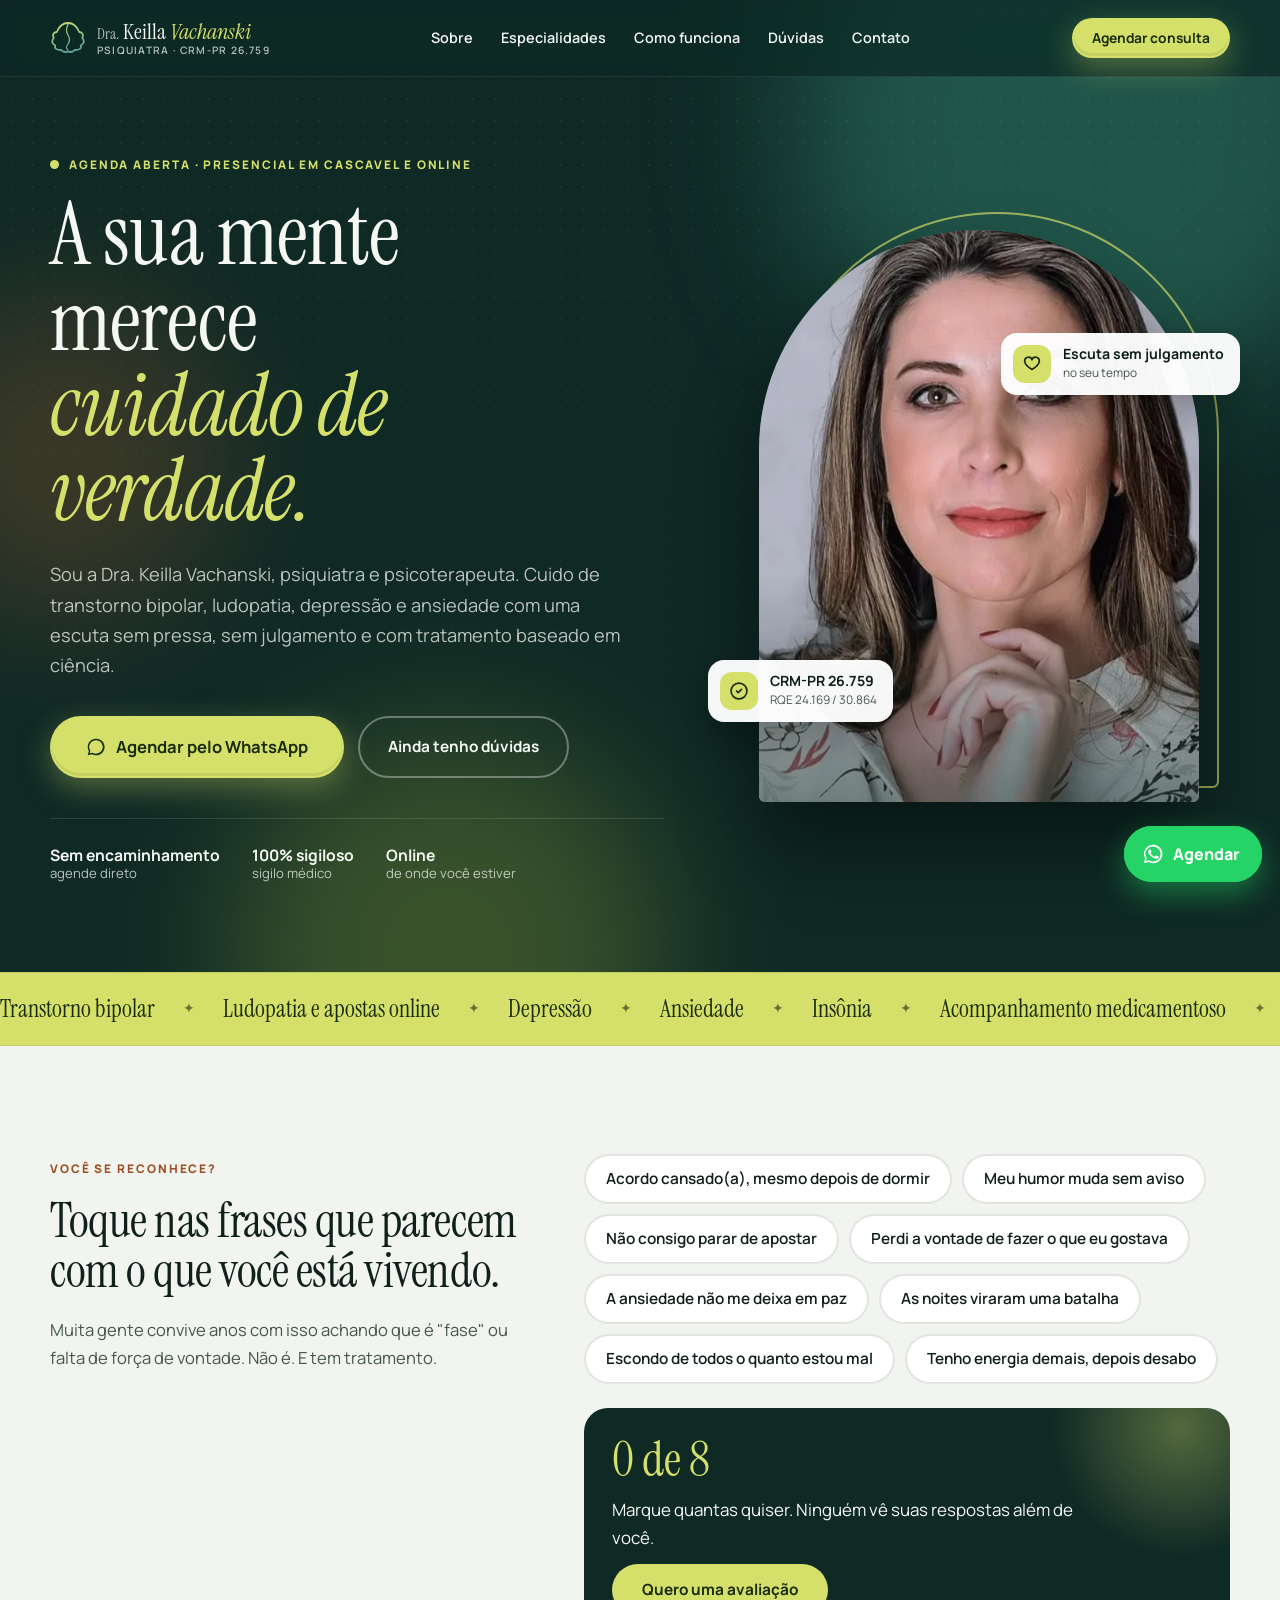
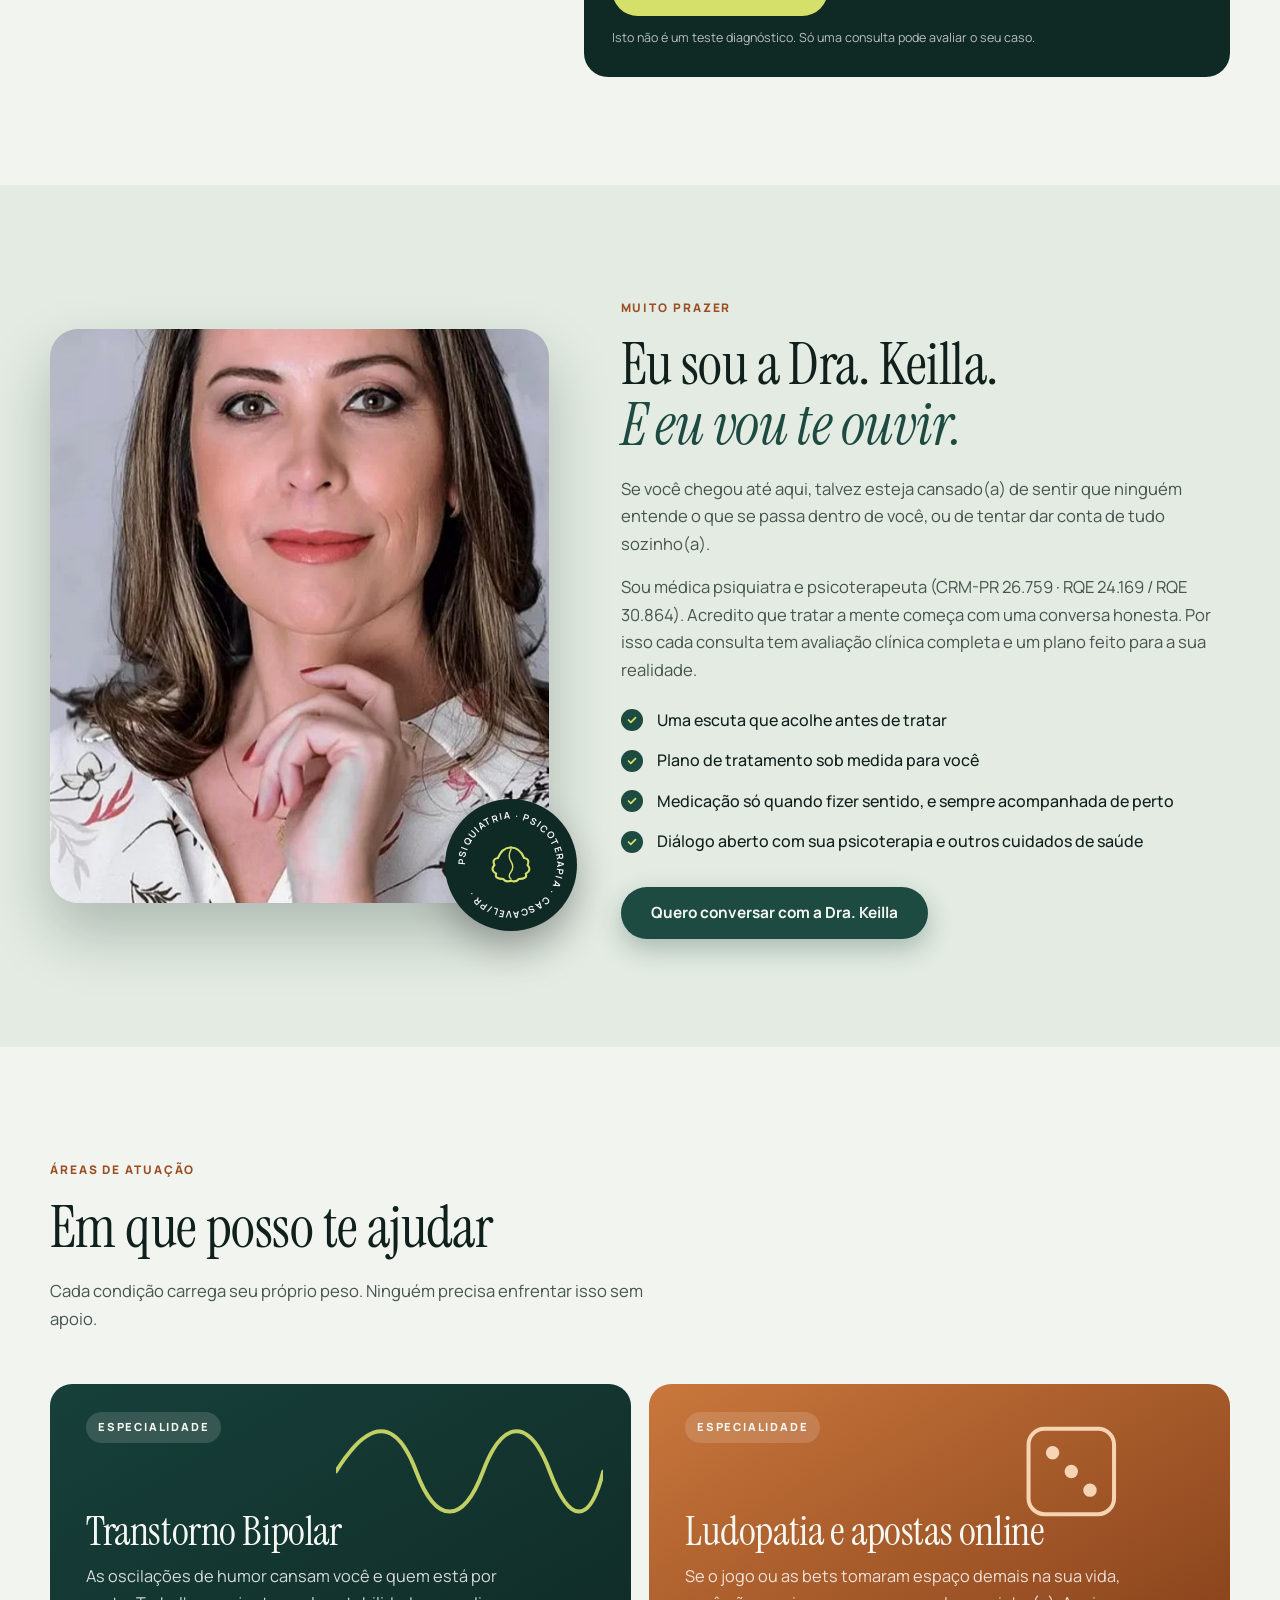
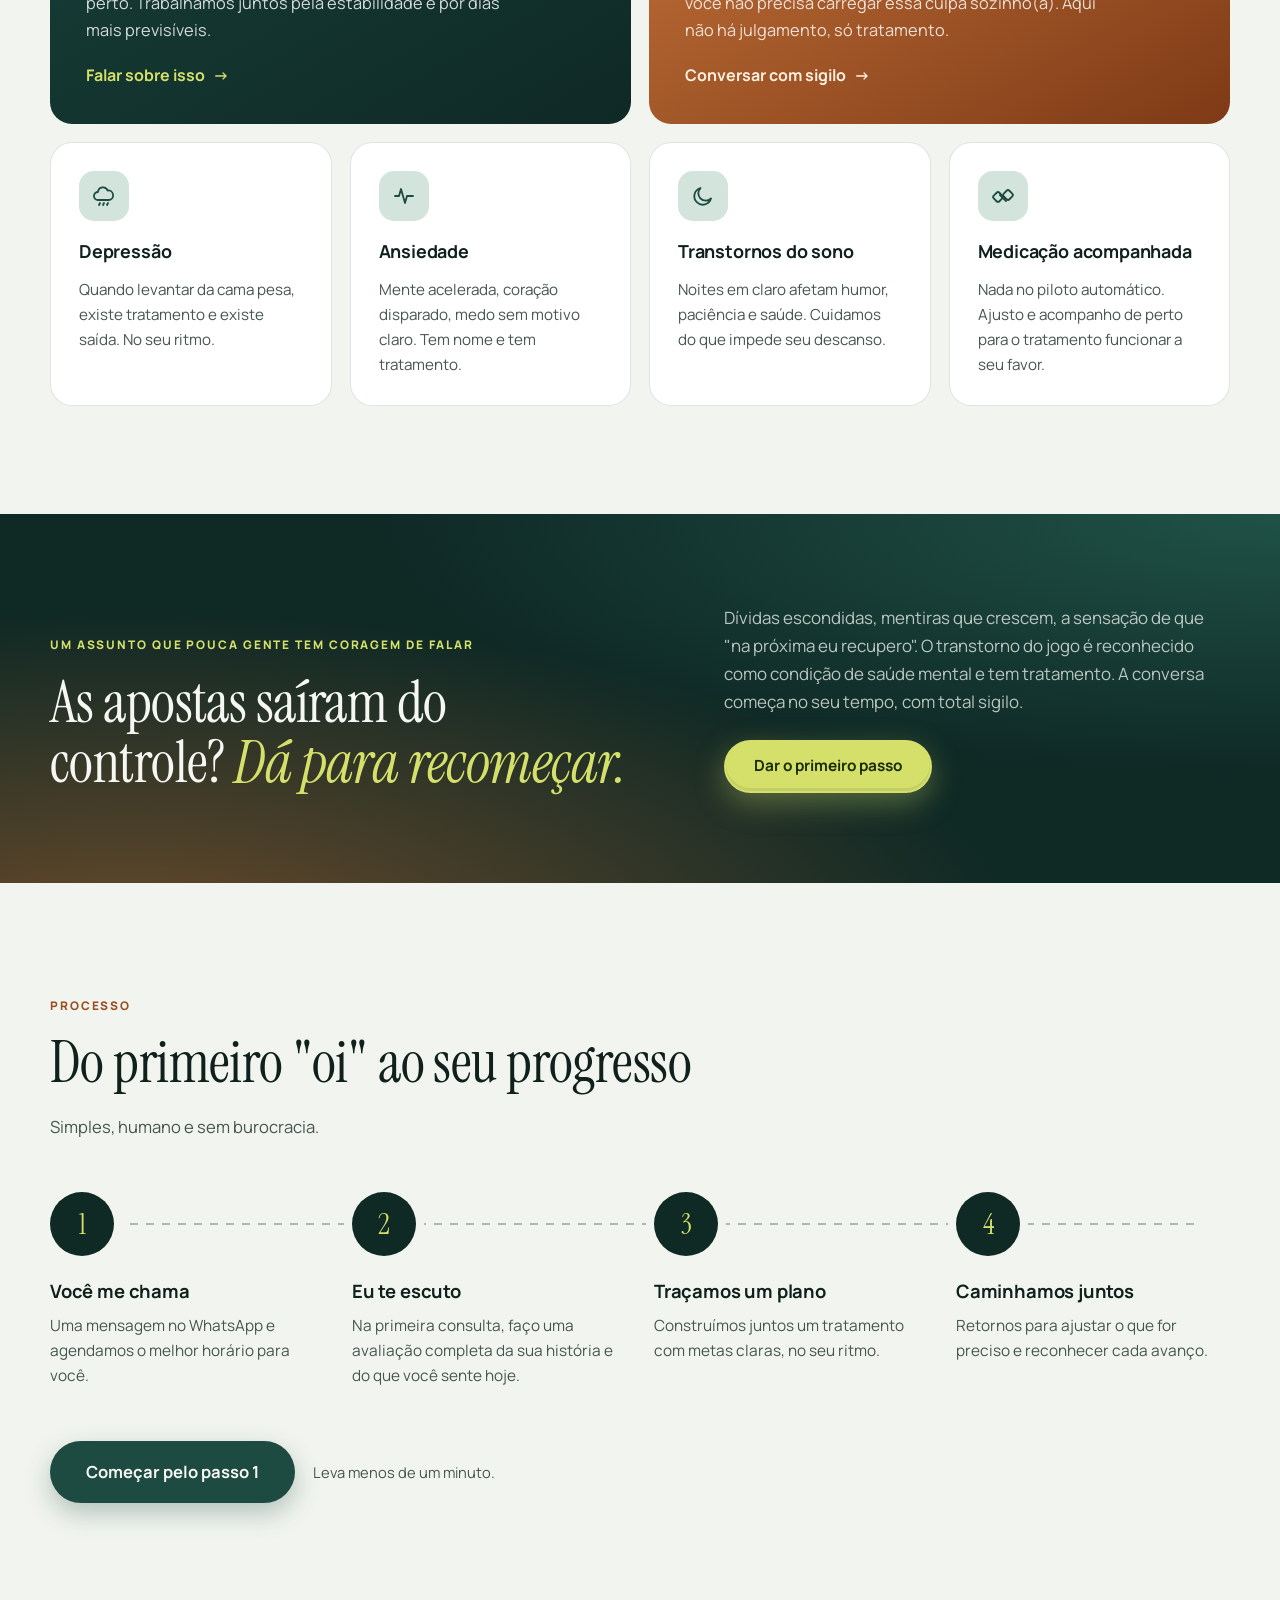
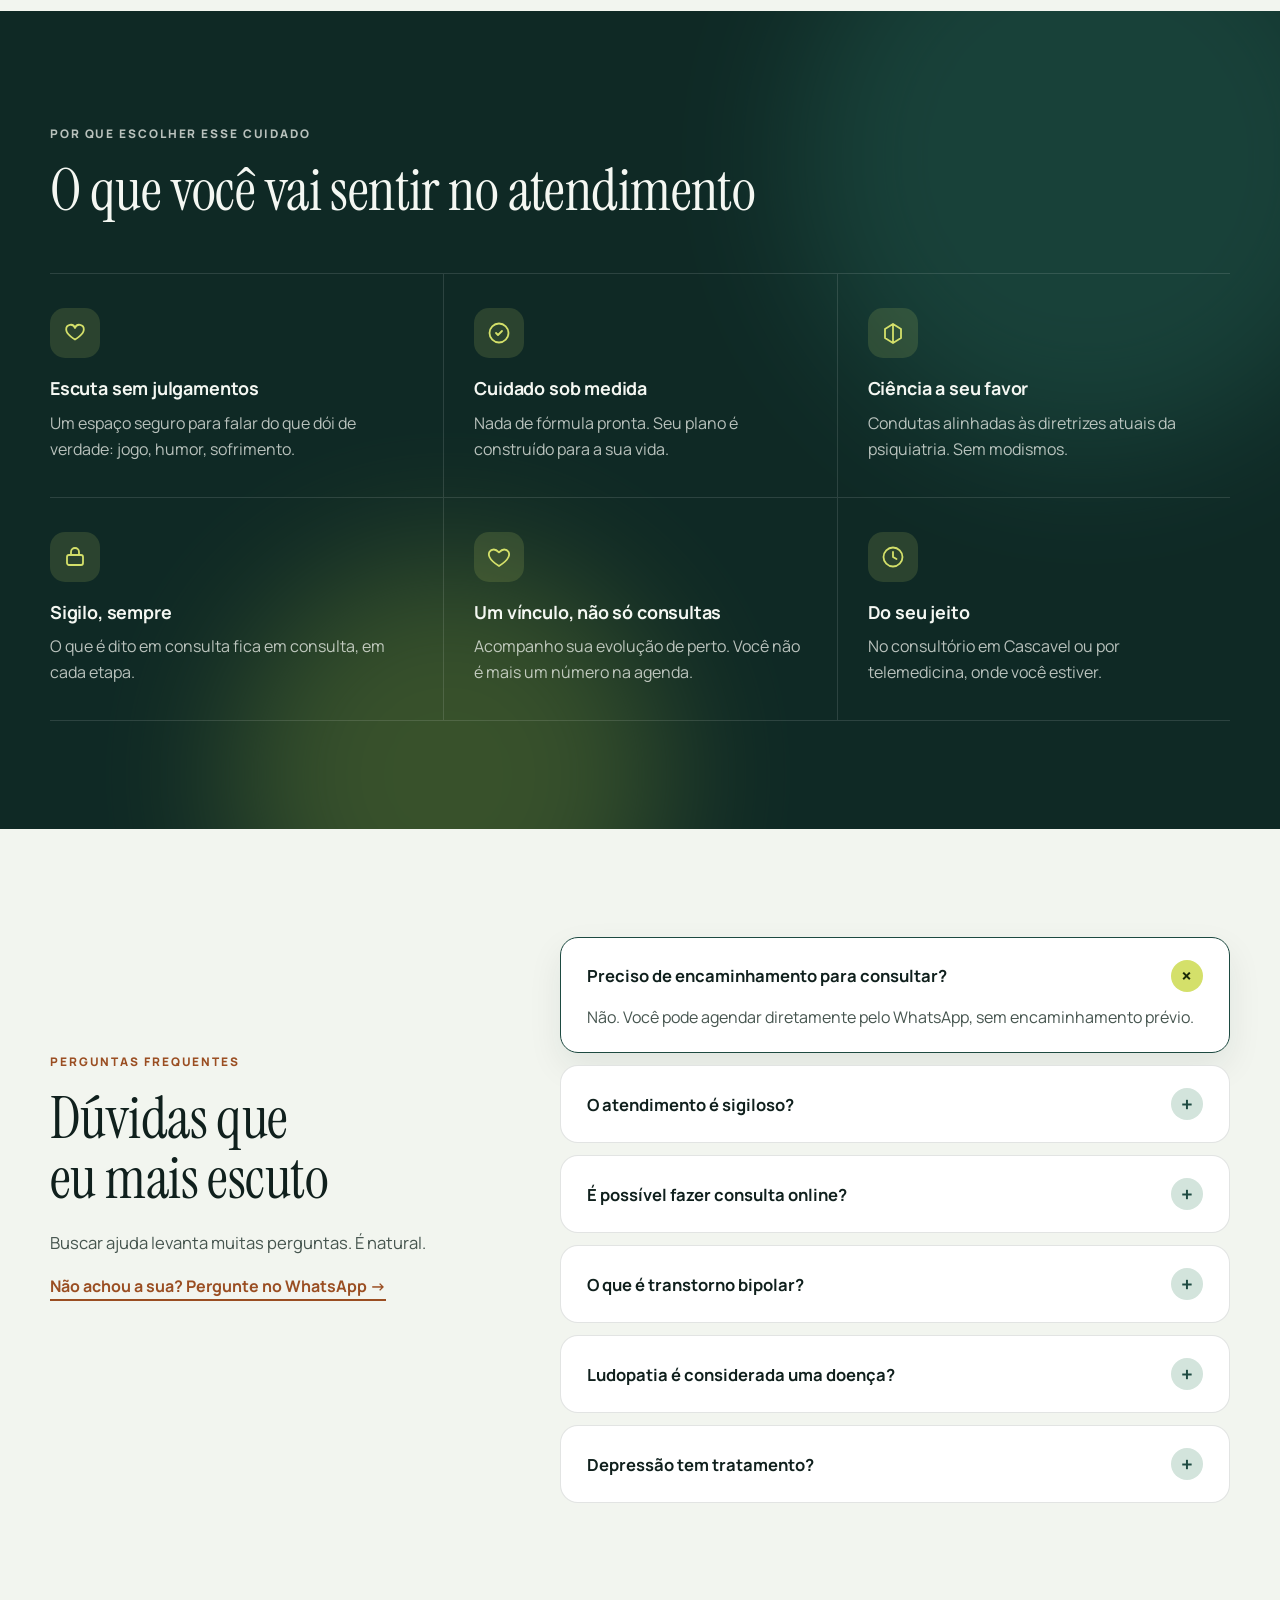
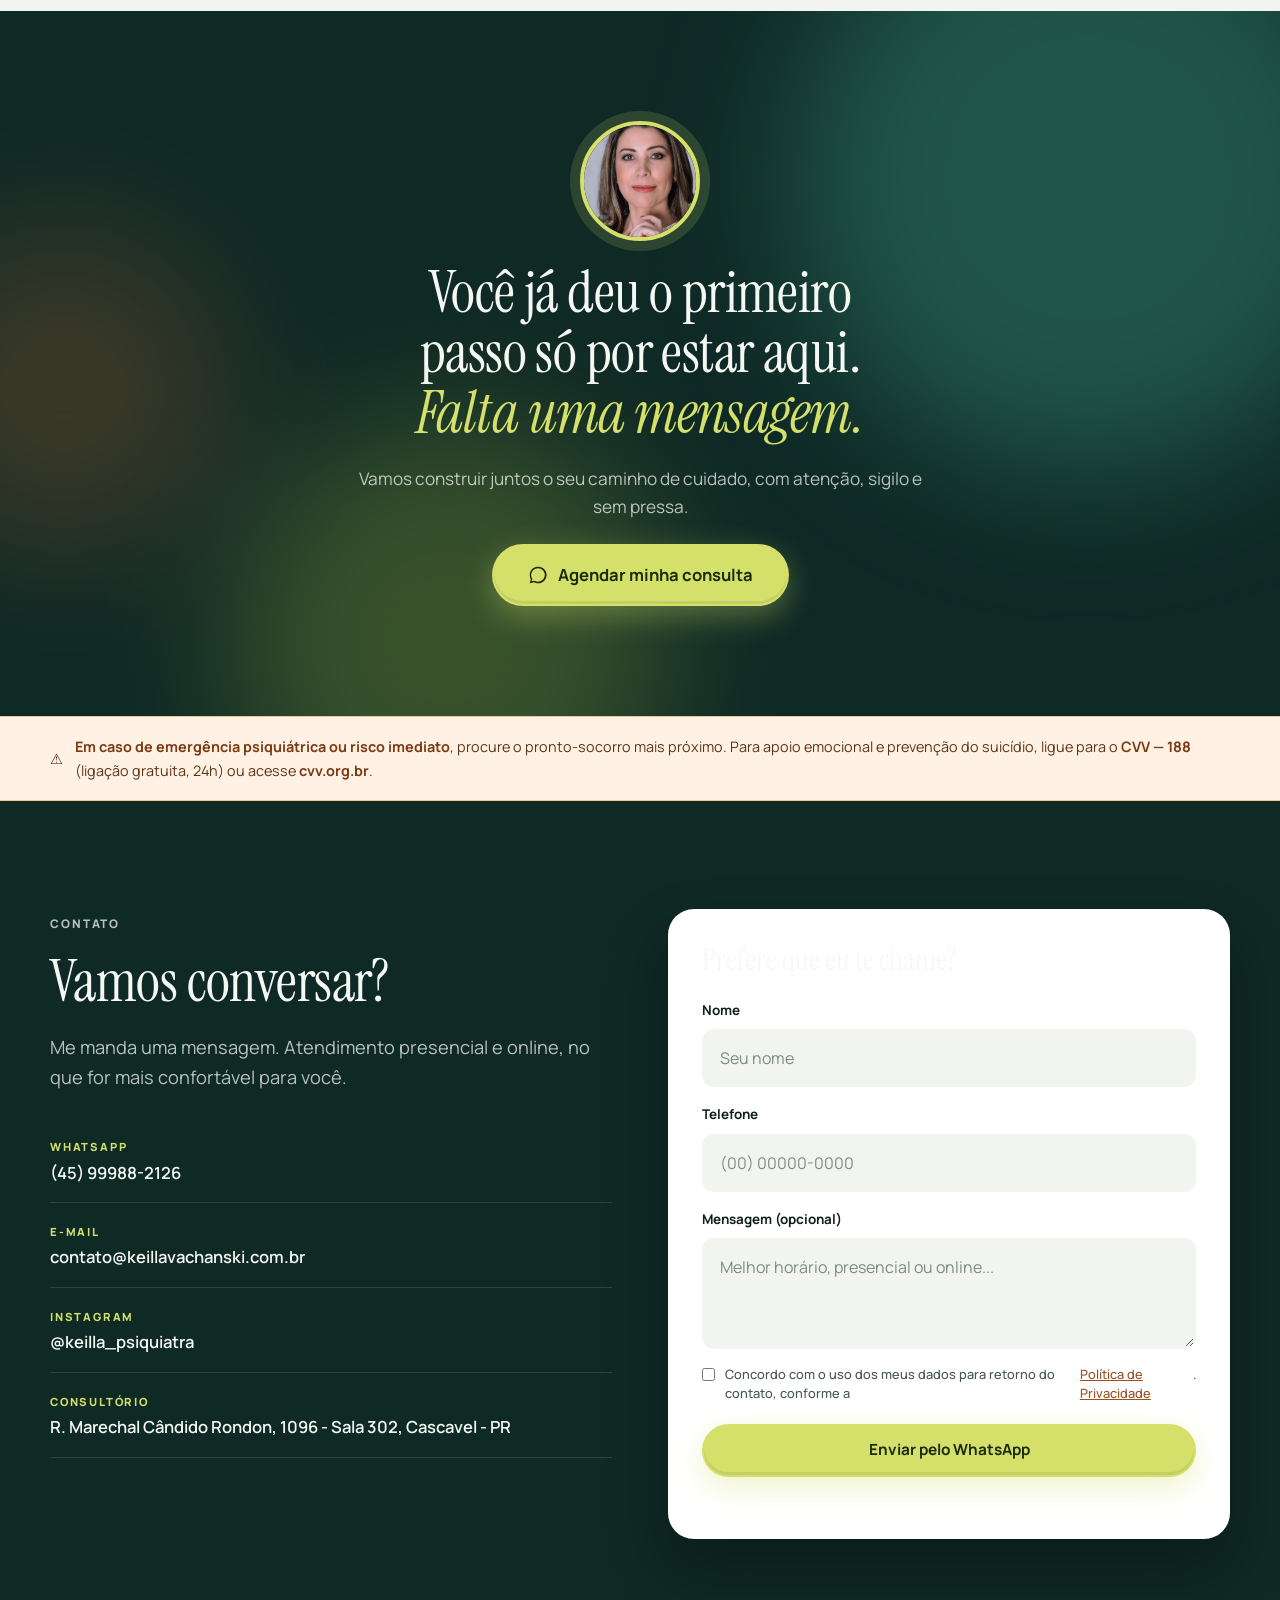
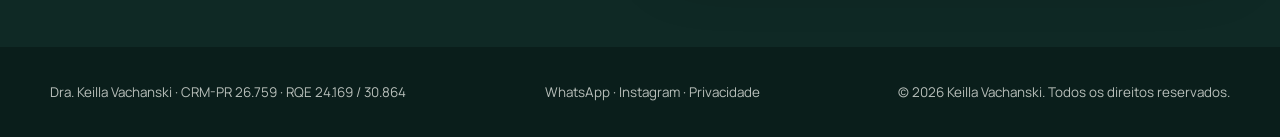
<file: index .html>
<!doctype html><html><head><meta charset=utf8><meta name=viewport content="width=device-width,initial-scale=1,viewport-fit=cover"><style>:root{color-scheme:light;box-sizing:border-box;padding-top:env(safe-area-inset-top,0px);padding-bottom:env(safe-area-inset-bottom,0px)}html{scroll-padding-top:env(safe-area-inset-top,0px)}body{margin:0;padding:0;font:14px -apple-system,BlinkMacSystemFont,sans-serif;background:#faf9f5;color:#141413}img{max-width:100%}[hidden]:not([hidden=until-found i]){display:none!important}</style></head><body>
<!DOCTYPE html>
<html lang="pt-BR">
<head>
  <meta charset="UTF-8">
  <meta name="viewport" content="width=device-width, initial-scale=1, viewport-fit=cover">
  <meta name="robots" content="noindex, nofollow">
  <title>Dra. Keilla Vachanski | Psiquiatra e Psicoterapeuta - Cascavel/PR</title>
  <meta name="description" content="Dra. Keilla Vachanski, médica psiquiatra e psicoterapeuta (CRM-PR 26.759). Atendimento especializado em transtorno bipolar, ludopatia (jogo patológico), depressão e outros transtornos mentais. Consultas presenciais e online.">
  <link rel="icon" href="data:,">
  <meta name="theme-color" content="#0F2925">
  <meta property="og:type" content="website">
  <meta property="og:locale" content="pt_BR">
  <meta property="og:site_name" content="Dra. Keilla Vachanski - Psiquiatria">
  <meta property="og:title" content="Dra. Keilla Vachanski | Psiquiatra e Psicoterapeuta">
  <meta property="og:description" content="Atendimento especializado em transtorno bipolar, ludopatia e depressão, com escuta acolhedora e tratamento baseado em evidências.">
  <script type="application/ld+json">
  {
    "@context": "https://schema.org",
    "@type": "Physician",
    "name": "Keilla Vachanski",
    "medicalSpecialty": "Psychiatry",
    "description": "Médica psiquiatra e psicoterapeuta, especialista em transtorno bipolar, ludopatia e depressão.",
    "telephone": "+55 45 99988-2126",
    "address": {
      "@type": "PostalAddress",
      "streetAddress": "R. Marechal Cândido Rondon, 1096, Sala 302",
      "addressLocality": "Cascavel",
      "addressRegion": "PR",
      "addressCountry": "BR"
    },
    "sameAs": ["https://instagram.com/keilla_psiquiatra"]
  }
  </script>
  <link rel="preconnect" href="https://fonts.googleapis.com">
  <link rel="preconnect" href="https://fonts.gstatic.com" crossorigin>
  <link href="https://fonts.googleapis.com/css2?family=Instrument+Serif:ital@0;1&family=Manrope:wght@400;500;600;700;800&display=swap" rel="stylesheet">
  <link rel="stylesheet" href="style.css">
</head>
<body>

  <header class="header">
    <div class="container header-inner">
      <a href="#inicio" class="logo" aria-label="Dra. Keilla Vachanski - início">
        <svg class="logo-icon" viewBox="0 0 48 48" fill="none" aria-hidden="true">
          <defs>
            <linearGradient id="brainGradHeader" x1="0" y1="0" x2="10" y2="44" gradientUnits="userSpaceOnUse">
              <stop offset="0" stop-color="#D4E06A"/>
              <stop offset="1" stop-color="#5FA898"/>
            </linearGradient>
          </defs>
          <path d="M24 4 Q14 4 9 16 Q2 17 5 24 Q0 30 7 34 Q5 40 15 40 Q18 44 24 42" stroke="url(#brainGradHeader)" stroke-width="2.4" stroke-linecap="round" stroke-linejoin="round"/>
          <path d="M24 4 Q34 4 39 16 Q46 17 43 24 Q48 30 41 34 Q43 40 33 40 Q30 44 24 42" stroke="url(#brainGradHeader)" stroke-width="2.4" stroke-linecap="round" stroke-linejoin="round"/>
          <path d="M24 6 Q20 14 24 20 Q28 26 24 32 Q20 37 24 40" stroke="url(#brainGradHeader)" stroke-width="1.6" stroke-linecap="round"/>
        </svg>
        <span class="logo-text"><strong><span class="logo-dra">Dra.</span> Keilla <span class="logo-sobrenome">Vachanski</span></strong><span class="logo-sub">Psiquiatra · CRM-PR 26.759</span></span>
      </a>
      <nav class="nav" aria-label="Principal">
        <a href="#sobre">Sobre</a>
        <a href="#especialidades">Especialidades</a>
        <a href="#comofunciona">Como funciona</a>
        <a href="#duvidas">Dúvidas</a>
        <a href="#contato">Contato</a>
      </nav>
      <div class="header-actions">
        <a href="#" class="btn btn-accent btn-sm js-whatsapp"><span class="d-lg">Agendar consulta</span><span class="d-sm">Agendar</span></a>
        <button type="button" class="nav-toggle" aria-label="Abrir menu" aria-expanded="false">
          <span></span><span></span><span></span>
        </button>
      </div>
    </div>
  </header>

  <main>
    <!-- HERO -->
    <section class="hero" id="inicio">
      <div class="aurora" aria-hidden="true"><i></i><i></i><i></i></div>
      <div class="container hero-grid">
        <div class="hero-copy">
          <p class="eyebrow eyebrow-lime"><span class="dot"></span> Agenda aberta · Presencial em Cascavel e online</p>
          <h1>A sua mente merece <em>cuidado de verdade.</em></h1>
          <p class="lead">Sou a Dra. Keilla Vachanski, psiquiatra e psicoterapeuta. Cuido de transtorno bipolar, ludopatia, depressão e ansiedade com uma escuta sem pressa, sem julgamento e com tratamento baseado em ciência.</p>
          <div class="hero-actions">
            <a href="#" class="btn btn-accent btn-lg js-whatsapp">
              <svg class="btn-ico" viewBox="0 0 24 24" fill="currentColor" aria-hidden="true"><path d="M12 2a10 10 0 0 0-8.6 15L2 22l5.2-1.4A10 10 0 1 0 12 2Zm0 18.2a8.1 8.1 0 0 1-4.2-1.2l-.3-.2-3.1.8.8-3-.2-.3A8.2 8.2 0 1 1 12 20.2Z"/></svg>
              Agendar pelo WhatsApp
            </a>
            <a href="#voce" class="btn btn-ghost">Ainda tenho dúvidas</a>
          </div>
          <ul class="hero-proof">
            <li><strong>Sem encaminhamento</strong><span>agende direto</span></li>
            <li><strong>100% sigiloso</strong><span>sigilo médico</span></li>
            <li><strong>Online</strong><span>de onde você estiver</span></li>
          </ul>
        </div>

        <div class="hero-media">
          <figure class="arch">
            <img src="keilla.jpg" alt="Dra. Keilla Vachanski, médica psiquiatra e psicoterapeuta" fetchpriority="high">
          </figure>
          <div class="float-card fc-1">
            <span class="fc-ico" aria-hidden="true"><svg viewBox="0 0 24 24" fill="none" stroke="currentColor" stroke-width="2" stroke-linecap="round" stroke-linejoin="round"><path d="M9 12l2 2 4-4"/><circle cx="12" cy="12" r="9.5"/></svg></span>
            <span><strong>CRM-PR 26.759</strong><small>RQE 24.169 / 30.864</small></span>
          </div>
          <div class="float-card fc-2">
            <span class="fc-ico" aria-hidden="true"><svg viewBox="0 0 24 24" fill="none" stroke="currentColor" stroke-width="2" stroke-linecap="round" stroke-linejoin="round"><path d="M20.8 8.5c0 5-8.8 10-8.8 10s-8.8-5-8.8-10a4.5 4.5 0 0 1 8.8-1.5A4.5 4.5 0 0 1 20.8 8.5Z"/></svg></span>
            <span><strong>Escuta sem julgamento</strong><small>no seu tempo</small></span>
          </div>
        </div>
      </div>
    </section>

    <!-- FAIXA ROLANTE -->
    <div class="marquee" aria-label="Áreas de atendimento">
      <div class="marquee-track">
        <span>Transtorno bipolar</span><b>✦</b><span>Ludopatia e apostas online</span><b>✦</b><span>Depressão</span><b>✦</b><span>Ansiedade</span><b>✦</b><span>Insônia</span><b>✦</b><span>Acompanhamento medicamentoso</span><b>✦</b>
        <span aria-hidden="true">Transtorno bipolar</span><b aria-hidden="true">✦</b><span aria-hidden="true">Ludopatia e apostas online</span><b aria-hidden="true">✦</b><span aria-hidden="true">Depressão</span><b aria-hidden="true">✦</b><span aria-hidden="true">Ansiedade</span><b aria-hidden="true">✦</b><span aria-hidden="true">Insônia</span><b aria-hidden="true">✦</b><span aria-hidden="true">Acompanhamento medicamentoso</span><b aria-hidden="true">✦</b>
      </div>
    </div>

    <!-- VOCÊ SE RECONHECE -->
    <section class="section" id="voce">
      <div class="container recog">
        <div class="recog-head">
          <p class="eyebrow">Você se reconhece?</p>
          <h2>Toque nas frases que parecem com o que você está vivendo.</h2>
          <p class="text">Muita gente convive anos com isso achando que é "fase" ou falta de força de vontade. Não é. E tem tratamento.</p>
        </div>
        <div class="recog-body">
          <div class="chips" role="group" aria-label="Frases para marcar">
            <button type="button" class="chip" aria-pressed="false">Acordo cansado(a), mesmo depois de dormir</button>
            <button type="button" class="chip" aria-pressed="false">Meu humor muda sem aviso</button>
            <button type="button" class="chip" aria-pressed="false">Não consigo parar de apostar</button>
            <button type="button" class="chip" aria-pressed="false">Perdi a vontade de fazer o que eu gostava</button>
            <button type="button" class="chip" aria-pressed="false">A ansiedade não me deixa em paz</button>
            <button type="button" class="chip" aria-pressed="false">As noites viraram uma batalha</button>
            <button type="button" class="chip" aria-pressed="false">Escondo de todos o quanto estou mal</button>
            <button type="button" class="chip" aria-pressed="false">Tenho energia demais, depois desabo</button>
          </div>
          <div class="recog-result" aria-live="polite">
            <p class="recog-count"><span id="recog-n">0</span> de 8</p>
            <p class="recog-msg" id="recog-msg">Marque quantas quiser. Ninguém vê suas respostas além de você.</p>
            <a href="#" class="btn btn-primary js-whatsapp" id="recog-cta">Quero uma avaliação</a>
            <p class="recog-note">Isto não é um teste diagnóstico. Só uma consulta pode avaliar o seu caso.</p>
          </div>
        </div>
      </div>
    </section>

    <!-- SOBRE -->
    <section class="section section-alt" id="sobre">
      <div class="container split">
        <div class="about-media">
          <figure class="about-photo">
            <img src="keilla.jpg" alt="" loading="lazy">
          </figure>
          <div class="about-stamp" aria-hidden="true">
            <svg viewBox="0 0 120 120"><defs><path id="circ" d="M60,60 m-46,0 a46,46 0 1,1 92,0 a46,46 0 1,1 -92,0"/></defs><text><textPath href="#circ">PSIQUIATRIA · PSICOTERAPIA · CASCAVEL/PR · </textPath></text></svg>
            <svg class="stamp-brain" viewBox="0 0 48 48" fill="none"><path d="M24 4 Q14 4 9 16 Q2 17 5 24 Q0 30 7 34 Q5 40 15 40 Q18 44 24 42" stroke="currentColor" stroke-width="2.4" stroke-linecap="round"/><path d="M24 4 Q34 4 39 16 Q46 17 43 24 Q48 30 41 34 Q43 40 33 40 Q30 44 24 42" stroke="currentColor" stroke-width="2.4" stroke-linecap="round"/><path d="M24 6 Q20 14 24 20 Q28 26 24 32 Q20 37 24 40" stroke="currentColor" stroke-width="1.6" stroke-linecap="round"/></svg>
          </div>
        </div>
        <div class="about-copy">
          <p class="eyebrow">Muito prazer</p>
          <h2>Eu sou a Dra. Keilla. <em>E eu vou te ouvir.</em></h2>
          <p class="text">Se você chegou até aqui, talvez esteja cansado(a) de sentir que ninguém entende o que se passa dentro de você, ou de tentar dar conta de tudo sozinho(a).</p>
          <p class="text">Sou médica psiquiatra e psicoterapeuta (CRM-PR 26.759 · RQE 24.169 / RQE 30.864). Acredito que tratar a mente começa com uma conversa honesta. Por isso cada consulta tem avaliação clínica completa e um plano feito para a sua realidade.</p>
          <ul class="checklist">
            <li>Uma escuta que acolhe antes de tratar</li>
            <li>Plano de tratamento sob medida para você</li>
            <li>Medicação só quando fizer sentido, e sempre acompanhada de perto</li>
            <li>Diálogo aberto com sua psicoterapia e outros cuidados de saúde</li>
          </ul>
          <a href="#" class="btn btn-primary js-whatsapp">Quero conversar com a Dra. Keilla</a>
        </div>
      </div>
    </section>

    <!-- ESPECIALIDADES -->
    <section class="section" id="especialidades">
      <div class="container">
        <div class="section-head">
          <p class="eyebrow">Áreas de atuação</p>
          <h2>Em que posso te ajudar</h2>
          <p class="text section-intro">Cada condição carrega seu próprio peso. Ninguém precisa enfrentar isso sem apoio.</p>
        </div>
        <div class="bento">
          <article class="tile tile-feature tile-deep">
            <span class="tile-tag">Especialidade</span>
            <svg class="tile-art" viewBox="0 0 200 80" fill="none" aria-hidden="true"><path d="M0 40 C 25 0, 45 0, 60 40 S 95 80, 110 40 S 145 0, 160 40 S 190 80, 200 40" stroke="currentColor" stroke-width="3" stroke-linecap="round"/></svg>
            <h3>Transtorno Bipolar</h3>
            <p>As oscilações de humor cansam você e quem está por perto. Trabalhamos juntos pela estabilidade e por dias mais previsíveis.</p>
            <a href="#" class="tile-link js-whatsapp">Falar sobre isso <span aria-hidden="true">→</span></a>
          </article>
          <article class="tile tile-feature tile-copper">
            <span class="tile-tag">Especialidade</span>
            <svg class="tile-art" viewBox="0 0 200 80" fill="none" aria-hidden="true"><rect x="70" y="8" width="64" height="64" rx="12" stroke="currentColor" stroke-width="3"/><circle cx="88" cy="26" r="5" fill="currentColor"/><circle cx="102" cy="40" r="5" fill="currentColor"/><circle cx="116" cy="54" r="5" fill="currentColor"/></svg>
            <h3>Ludopatia e apostas online</h3>
            <p>Se o jogo ou as bets tomaram espaço demais na sua vida, você não precisa carregar essa culpa sozinho(a). Aqui não há julgamento, só tratamento.</p>
            <a href="#" class="tile-link js-whatsapp">Conversar com sigilo <span aria-hidden="true">→</span></a>
          </article>
          <article class="tile">
            <span class="card-icon" aria-hidden="true"><svg viewBox="0 0 24 24" fill="none" stroke-width="1.8" stroke-linecap="round" stroke-linejoin="round"><path d="M6 16a4 4 0 0 1 0-8 5 5 0 0 1 9.6-1.5A4.5 4.5 0 0 1 17 16H6Z"/><path d="M8 19l-1 2M12 19l-1 2M16 19l-1 2"/></svg></span>
            <h3>Depressão</h3>
            <p>Quando levantar da cama pesa, existe tratamento e existe saída. No seu ritmo.</p>
          </article>
          <article class="tile">
            <span class="card-icon" aria-hidden="true"><svg viewBox="0 0 24 24" fill="none" stroke-width="1.8" stroke-linecap="round" stroke-linejoin="round"><path d="M3 12h4l2-7 4 14 2-7h6"/></svg></span>
            <h3>Ansiedade</h3>
            <p>Mente acelerada, coração disparado, medo sem motivo claro. Tem nome e tem tratamento.</p>
          </article>
          <article class="tile">
            <span class="card-icon" aria-hidden="true"><svg viewBox="0 0 24 24" fill="none" stroke-width="1.8" stroke-linecap="round" stroke-linejoin="round"><path d="M20 14.5A8.5 8.5 0 1 1 9.5 4a7 7 0 0 0 10.5 10.5Z"/></svg></span>
            <h3>Transtornos do sono</h3>
            <p>Noites em claro afetam humor, paciência e saúde. Cuidamos do que impede seu descanso.</p>
          </article>
          <article class="tile">
            <span class="card-icon" aria-hidden="true"><svg viewBox="0 0 24 24" fill="none" stroke-width="1.8" stroke-linecap="round" stroke-linejoin="round"><rect x="3" y="9" width="8" height="8" rx="2" transform="rotate(-45 7 13)"/><path d="M9 11l6 6"/><rect x="13" y="7" width="8" height="8" rx="2" transform="rotate(-45 17 11)"/></svg></span>
            <h3>Medicação acompanhada</h3>
            <p>Nada no piloto automático. Ajusto e acompanho de perto para o tratamento funcionar a seu favor.</p>
          </article>
        </div>
      </div>
    </section>

    <!-- FAIXA LUDOPATIA -->
    <section class="band">
      <div class="container band-inner">
        <div>
          <p class="eyebrow eyebrow-lime">Um assunto que pouca gente tem coragem de falar</p>
          <h2>As apostas saíram do controle? <em>Dá para recomeçar.</em></h2>
        </div>
        <div class="band-side">
          <p>Dívidas escondidas, mentiras que crescem, a sensação de que "na próxima eu recupero". O transtorno do jogo é reconhecido como condição de saúde mental e tem tratamento. A conversa começa no seu tempo, com total sigilo.</p>
          <a href="#" class="btn btn-accent js-whatsapp">Dar o primeiro passo</a>
        </div>
      </div>
    </section>

    <!-- COMO FUNCIONA -->
    <section class="section" id="comofunciona">
      <div class="container">
        <div class="section-head">
          <p class="eyebrow">Processo</p>
          <h2>Do primeiro "oi" ao seu progresso</h2>
          <p class="text section-intro">Simples, humano e sem burocracia.</p>
        </div>
        <ol class="steps">
          <li><span>1</span><h3>Você me chama</h3><p>Uma mensagem no WhatsApp e agendamos o melhor horário para você.</p></li>
          <li><span>2</span><h3>Eu te escuto</h3><p>Na primeira consulta, faço uma avaliação completa da sua história e do que você sente hoje.</p></li>
          <li><span>3</span><h3>Traçamos um plano</h3><p>Construímos juntos um tratamento com metas claras, no seu ritmo.</p></li>
          <li><span>4</span><h3>Caminhamos juntos</h3><p>Retornos para ajustar o que for preciso e reconhecer cada avanço.</p></li>
        </ol>
        <div class="steps-cta">
          <a href="#" class="btn btn-primary btn-lg js-whatsapp">Começar pelo passo 1</a>
          <span>Leva menos de um minuto.</span>
        </div>
      </div>
    </section>

    <!-- DIFERENCIAIS -->
    <section class="section section-dark" id="diferenciais">
      <div class="aurora aurora-soft" aria-hidden="true"><i></i><i></i></div>
      <div class="container">
        <div class="section-head">
          <p class="eyebrow eyebrow-lime">Por que escolher esse cuidado</p>
          <h2>O que você vai sentir no atendimento</h2>
        </div>
        <div class="feel">
          <article><span class="card-icon" aria-hidden="true"><svg viewBox="0 0 24 24" fill="none" stroke-width="1.8" stroke-linecap="round" stroke-linejoin="round"><path d="M20.8 8.5c0 5-8.8 10-8.8 10s-8.8-5-8.8-10a4.5 4.5 0 0 1 8.8-1.5A4.5 4.5 0 0 1 20.8 8.5Z"/></svg></span><h3>Escuta sem julgamentos</h3><p>Um espaço seguro para falar do que dói de verdade: jogo, humor, sofrimento.</p></article>
          <article><span class="card-icon" aria-hidden="true"><svg viewBox="0 0 24 24" fill="none" stroke-width="1.8" stroke-linecap="round" stroke-linejoin="round"><path d="M9 12l2 2 4-4"/><circle cx="12" cy="12" r="9.5"/></svg></span><h3>Cuidado sob medida</h3><p>Nada de fórmula pronta. Seu plano é construído para a sua vida.</p></article>
          <article><span class="card-icon" aria-hidden="true"><svg viewBox="0 0 24 24" fill="none" stroke-width="1.8" stroke-linecap="round" stroke-linejoin="round"><path d="M12 3v18M4 8l8-5 8 5M4 8v9l8 5 8-5V8"/></svg></span><h3>Ciência a seu favor</h3><p>Condutas alinhadas às diretrizes atuais da psiquiatria. Sem modismos.</p></article>
          <article><span class="card-icon" aria-hidden="true"><svg viewBox="0 0 24 24" fill="none" stroke-width="1.8" stroke-linecap="round" stroke-linejoin="round"><rect x="4" y="10" width="16" height="10" rx="2"/><path d="M8 10V7a4 4 0 0 1 8 0v3"/></svg></span><h3>Sigilo, sempre</h3><p>O que é dito em consulta fica em consulta, em cada etapa.</p></article>
          <article><span class="card-icon" aria-hidden="true"><svg viewBox="0 0 24 24" fill="none" stroke-width="1.8" stroke-linecap="round" stroke-linejoin="round"><path d="M12 21s-7.5-4.6-9.5-9C.7 8 3 4.5 6.8 4.5c2 0 3.4 1 5.2 2.9 1.8-1.9 3.2-2.9 5.2-2.9C20.9 4.5 23.3 8 21.5 12c-2 4.4-9.5 9-9.5 9Z"/></svg></span><h3>Um vínculo, não só consultas</h3><p>Acompanho sua evolução de perto. Você não é mais um número na agenda.</p></article>
          <article><span class="card-icon" aria-hidden="true"><svg viewBox="0 0 24 24" fill="none" stroke-width="1.8" stroke-linecap="round" stroke-linejoin="round"><circle cx="12" cy="12" r="9.5"/><path d="M12 7v5l3.5 2"/></svg></span><h3>Do seu jeito</h3><p>No consultório em Cascavel ou por telemedicina, onde você estiver.</p></article>
        </div>
      </div>
    </section>

    <!-- Depoimentos: ativar somente com depoimentos REAIS e autorização expressa do paciente
    <section class="section" id="depoimentos">
      <div class="container">
        <h2>O que dizem os pacientes</h2>
        <div class="bento">
          <blockquote class="tile">"[Depoimento real, com autorização]"<cite>— [Iniciais ou nome autorizado]</cite></blockquote>
        </div>
      </div>
    </section>
    -->

    <!-- FAQ -->
    <section class="section" id="duvidas">
      <div class="container faq-wrap">
        <div class="section-head">
          <p class="eyebrow">Perguntas frequentes</p>
          <h2>Dúvidas que eu mais escuto</h2>
          <p class="text">Buscar ajuda levanta muitas perguntas. É natural.</p>
          <a href="#" class="link-accent js-whatsapp">Não achou a sua? Pergunte no WhatsApp →</a>
        </div>
        <div class="faq">
          <details open>
            <summary>Preciso de encaminhamento para consultar?</summary>
            <p>Não. Você pode agendar diretamente pelo WhatsApp, sem encaminhamento prévio.</p>
          </details>
          <details>
            <summary>O atendimento é sigiloso?</summary>
            <p>Sim. Todo o atendimento segue o sigilo médico e a ética profissional, com total confidencialidade.</p>
          </details>
          <details>
            <summary>É possível fazer consulta online?</summary>
            <p>Sim. São oferecidas consultas presenciais em Cascavel e por telemedicina, conforme sua preferência.</p>
          </details>
          <details>
            <summary>O que é transtorno bipolar?</summary>
            <p>É um transtorno de humor com episódios de alterações significativas de energia e humor, que podem incluir fases de euforia (mania ou hipomania) e fases depressivas. O acompanhamento psiquiátrico contínuo é essencial para a estabilidade.</p>
          </details>
          <details>
            <summary>Ludopatia é considerada uma doença?</summary>
            <p>Sim. O transtorno do jogo (ludopatia) é reconhecido como transtorno mental e pode ser tratado com acompanhamento psiquiátrico e, quando indicado, psicoterapia.</p>
          </details>
          <details>
            <summary>Depressão tem tratamento?</summary>
            <p>Sim. O plano pode incluir acompanhamento medicamentoso, psicoterapia e mudanças de hábitos, sempre definidos de forma individualizada.</p>
          </details>
        </div>
      </div>
    </section>

    <!-- CTA FINAL -->
    <section class="cta-final">
      <div class="aurora" aria-hidden="true"><i></i><i></i><i></i></div>
      <div class="container cta-inner">
        <img class="cta-face" src="keilla.jpg" alt="" loading="lazy">
        <h2>Você já deu o primeiro passo só por estar aqui. <em>Falta uma mensagem.</em></h2>
        <p>Vamos construir juntos o seu caminho de cuidado, com atenção, sigilo e sem pressa.</p>
        <a href="#" class="btn btn-accent btn-lg js-whatsapp">
          <svg class="btn-ico" viewBox="0 0 24 24" fill="currentColor" aria-hidden="true"><path d="M12 2a10 10 0 0 0-8.6 15L2 22l5.2-1.4A10 10 0 1 0 12 2Zm0 18.2a8.1 8.1 0 0 1-4.2-1.2l-.3-.2-3.1.8.8-3-.2-.3A8.2 8.2 0 1 1 12 20.2Z"/></svg>
          Agendar minha consulta
        </a>
      </div>
    </section>

    <section class="aviso">
      <div class="container">
        <span aria-hidden="true">⚠</span>
        <span><strong>Em caso de emergência psiquiátrica ou risco imediato</strong>, procure o pronto-socorro mais próximo. Para apoio emocional e prevenção do suicídio, ligue para o <strong>CVV — 188</strong> (ligação gratuita, 24h) ou acesse <strong>cvv.org.br</strong>.</span>
      </div>
    </section>

    <!-- CONTATO -->
    <section class="section section-dark" id="contato">
      <div class="container contact">
        <div>
          <p class="eyebrow eyebrow-lime">Contato</p>
          <h2>Vamos conversar?</h2>
          <p class="lead">Me manda uma mensagem. Atendimento presencial e online, no que for mais confortável para você.</p>
          <div class="contact-list">
            <a href="#" class="js-whatsapp"><span class="ci">WhatsApp</span>(45) 99988-2126</a>
            <a href="mailto:contato@keillavachanski.com.br"><span class="ci">E-mail</span>contato@keillavachanski.com.br</a>
            <a href="https://instagram.com/keilla_psiquiatra" target="_blank" rel="noopener"><span class="ci">Instagram</span>@keilla_psiquiatra</a>
            <a href="https://maps.google.com/?q=R.+Marechal+C%C3%A2ndido+Rondon,+1096,+Cascavel+-+PR" target="_blank" rel="noopener"><span class="ci">Consultório</span>R. Marechal Cândido Rondon, 1096 - Sala 302, Cascavel - PR</a>
          </div>
        </div>
        <form class="form" id="form-contato" novalidate>
          <p class="form-title">Prefere que eu te chame?</p>
          <label for="nome">Nome</label>
          <input id="nome" name="nome" type="text" autocomplete="name" required placeholder="Seu nome">
          <label for="tel">Telefone</label>
          <input id="tel" name="telefone" type="tel" autocomplete="tel" required placeholder="(00) 00000-0000">
          <label for="msg">Mensagem (opcional)</label>
          <textarea id="msg" name="mensagem" rows="3" placeholder="Melhor horário, presencial ou online..."></textarea>
          <input type="text" name="site" id="site" tabindex="-1" autocomplete="off" aria-hidden="true" class="isca">
          <label class="aceite"><input type="checkbox" name="aceite" id="aceite" required> Concordo com o uso dos meus dados para retorno do contato, conforme a <a href="privacidade.html" target="_blank" rel="noopener">Política de Privacidade</a>.</label>
          <button type="submit" class="btn btn-accent">Enviar pelo WhatsApp</button>
          <p class="form-status" role="status" aria-live="polite"></p>
        </form>
      </div>
    </section>
  </main>

  <footer class="footer">
    <div class="container footer-inner">
      <span>Dra. Keilla Vachanski · CRM-PR 26.759 · RQE 24.169 / 30.864</span>
      <span><a href="#" class="js-whatsapp">WhatsApp</a> · <a href="https://instagram.com/keilla_psiquiatra" target="_blank" rel="noopener">Instagram</a> · <a href="privacidade.html">Privacidade</a></span>
      <span>© <span id="ano"></span> Keilla Vachanski. Todos os direitos reservados.</span>
    </div>
  </footer>

  <a href="#" class="whats js-whatsapp" aria-label="Falar no WhatsApp">
    <svg viewBox="0 0 24 24" fill="currentColor" aria-hidden="true"><path d="M17.5 14.4c-.3-.1-1.7-.8-1.9-.9-.3-.1-.5-.1-.6.1-.2.3-.7.9-.9 1.1-.2.2-.3.2-.6.1-.3-.1-1.2-.4-2.3-1.4-.9-.8-1.4-1.7-1.6-2-.2-.3 0-.5.1-.6.1-.1.3-.3.4-.5.1-.1.2-.3.2-.4.1-.2 0-.3 0-.5-.1-.1-.6-1.5-.8-2-.2-.5-.4-.4-.6-.4h-.5c-.2 0-.5.1-.7.3-.2.3-.9.9-.9 2.2s1 2.6 1.1 2.7c.1.2 2 3 4.8 4.2.7.3 1.2.5 1.6.6.7.2 1.3.2 1.8.1.5-.1 1.7-.7 1.9-1.3.2-.7.2-1.2.2-1.3-.1-.1-.3-.2-.6-.3z"/><path d="M12 2a10 10 0 0 0-8.6 15L2 22l5.2-1.4A10 10 0 1 0 12 2Zm0 18.2a8.1 8.1 0 0 1-4.2-1.2l-.3-.2-3.1.8.8-3-.2-.3A8.2 8.2 0 1 1 12 20.2Z"/></svg>
    <span class="whats-label">Agendar</span>
  </a>

  <script src="main.js"></script>
</body>
</html>

</body></html>
</file>
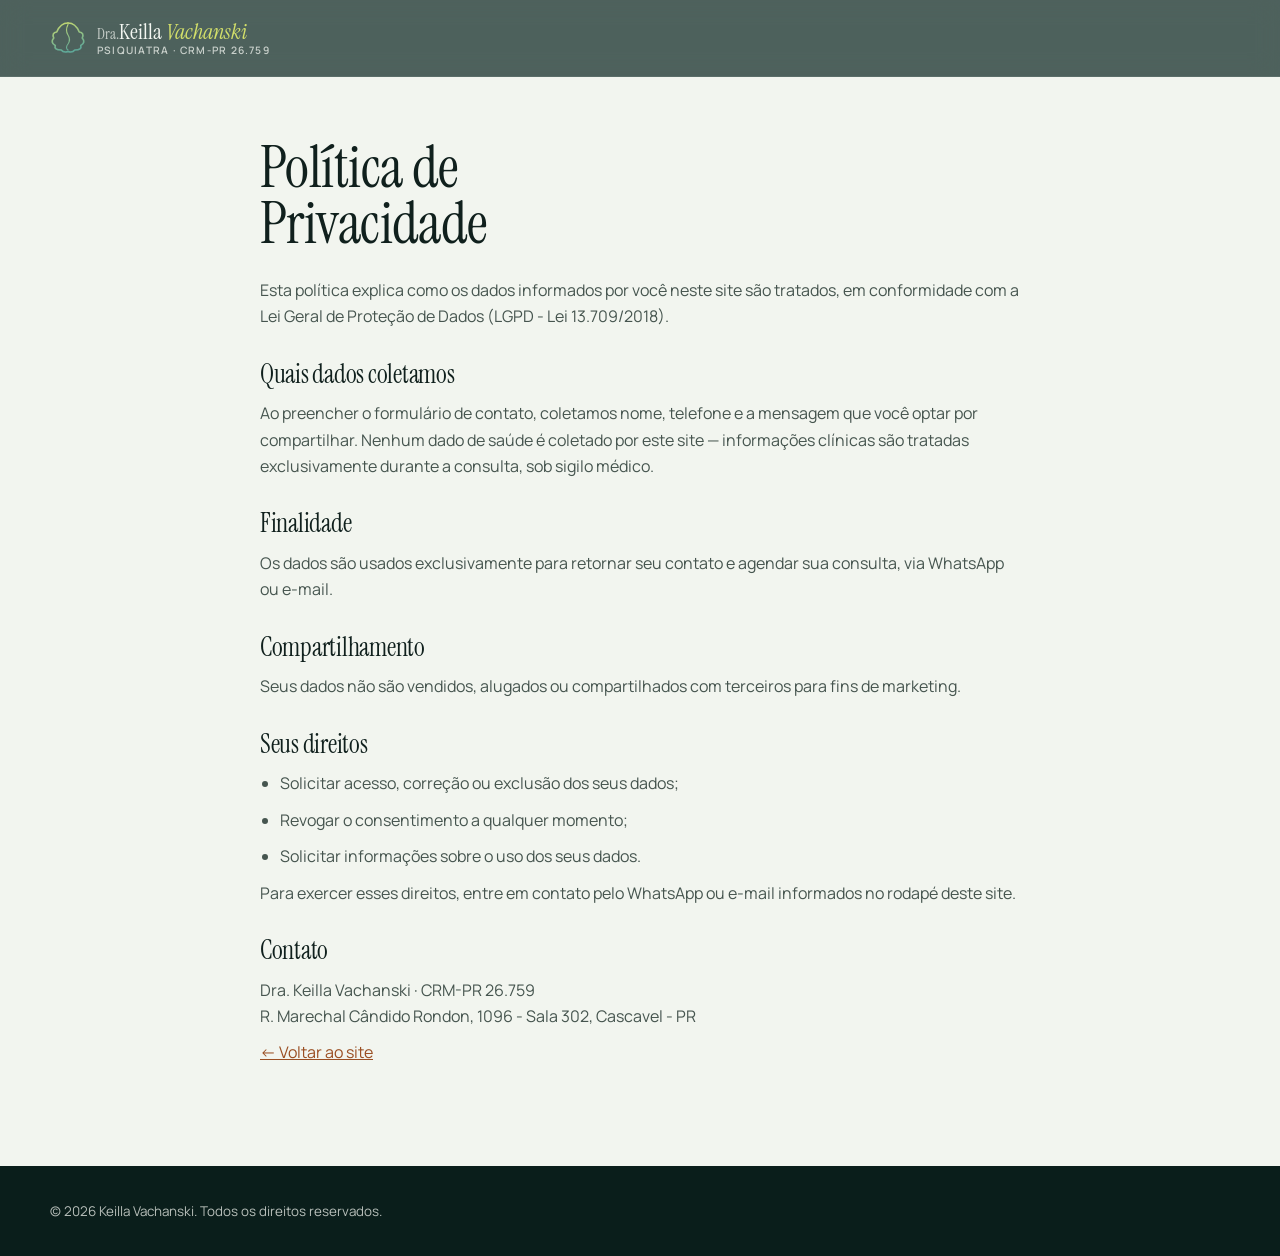
<file: privacidade.html>
<!DOCTYPE html>
<html lang="pt-BR">
<head>
  <meta charset="UTF-8">
  <meta name="viewport" content="width=device-width, initial-scale=1">
  <meta name="robots" content="noindex, nofollow">
  <title>Política de Privacidade | Dra. Keilla Vachanski</title>
  <link rel="icon" href="data:,">
  <link href="https://fonts.googleapis.com/css2?family=Instrument+Serif:ital@0;1&family=Manrope:wght@400;500;600;700;800&display=swap" rel="stylesheet">
  <link rel="stylesheet" href="style.css">
  <style>
    .legal { padding: 140px 0 90px; max-width: 760px; }
    .legal h1 { margin-bottom: 24px; color: var(--ink); font-size: clamp(2.4rem, 6vw, 3.6rem); }
    .legal h2 { font-size: 1.6rem; margin: 32px 0 12px; }
    .legal h2::after { display: none; }
    .legal p, .legal li { color: var(--muted); margin-bottom: 10px; }
    .legal ul { padding-left: 20px; }
    .legal a { color: var(--accent); text-decoration: underline; }
  </style>
</head>
<body>
  <header class="header">
    <div class="container header-inner">
      <a href="index.html" class="logo" aria-label="Dra. Keilla Vachanski - início">
        <svg class="logo-icon" viewBox="0 0 48 48" fill="none" aria-hidden="true">
          <defs>
            <linearGradient id="brainGradLegal" x1="0" y1="0" x2="10" y2="44" gradientUnits="userSpaceOnUse">
              <stop offset="0" stop-color="#D4E06A"/>
              <stop offset="1" stop-color="#5FA898"/>
            </linearGradient>
          </defs>
          <path d="M24 4 Q14 4 9 16 Q2 17 5 24 Q0 30 7 34 Q5 40 15 40 Q18 44 24 42" stroke="url(#brainGradLegal)" stroke-width="2.2" stroke-linecap="round" stroke-linejoin="round"/>
          <path d="M24 4 Q34 4 39 16 Q46 17 43 24 Q48 30 41 34 Q43 40 33 40 Q30 44 24 42" stroke="url(#brainGradLegal)" stroke-width="2.2" stroke-linecap="round" stroke-linejoin="round"/>
          <path d="M24 6 Q20 14 24 20 Q28 26 24 32 Q20 37 24 40" stroke="url(#brainGradLegal)" stroke-width="1.5" stroke-linecap="round"/>
        </svg>
        <span class="logo-text"><strong><span class="logo-dra">Dra.</span>Keilla <span class="logo-sobrenome">Vachanski</span></strong><span class="logo-sub">Psiquiatra · CRM-PR 26.759</span></span>
      </a>
    </div>
  </header>
  <main class="container legal">
    <h1>Política de Privacidade</h1>
    <p>Esta política explica como os dados informados por você neste site são tratados, em conformidade com a Lei Geral de Proteção de Dados (LGPD - Lei 13.709/2018).</p>

    <h2>Quais dados coletamos</h2>
    <p>Ao preencher o formulário de contato, coletamos nome, telefone e a mensagem que você optar por compartilhar. Nenhum dado de saúde é coletado por este site — informações clínicas são tratadas exclusivamente durante a consulta, sob sigilo médico.</p>

    <h2>Finalidade</h2>
    <p>Os dados são usados exclusivamente para retornar seu contato e agendar sua consulta, via WhatsApp ou e-mail.</p>

    <h2>Compartilhamento</h2>
    <p>Seus dados não são vendidos, alugados ou compartilhados com terceiros para fins de marketing.</p>

    <h2>Seus direitos</h2>
    <ul>
      <li>Solicitar acesso, correção ou exclusão dos seus dados;</li>
      <li>Revogar o consentimento a qualquer momento;</li>
      <li>Solicitar informações sobre o uso dos seus dados.</li>
    </ul>
    <p>Para exercer esses direitos, entre em contato pelo WhatsApp ou e-mail informados no rodapé deste site.</p>

    <h2>Contato</h2>
    <p>Dra. Keilla Vachanski · CRM-PR 26.759<br>
    R. Marechal Cândido Rondon, 1096 - Sala 302, Cascavel - PR</p>

    <p><a href="index.html">← Voltar ao site</a></p>
  </main>
  <footer class="footer">
    <div class="container footer-inner">
      <span>© <span id="ano"></span> Keilla Vachanski. Todos os direitos reservados.</span>
    </div>
  </footer>
  <script>document.getElementById('ano').textContent = new Date().getFullYear();</script>
</body>
</html>
</file>
<file: style.css>
/* Layout: seções alternando verde-profundo (alto contraste) e névoa clara; foto em arco no hero; lima como cor de ação. */
:root {
  color-scheme: light;
  --bg: #F2F5EF;          /* névoa clara */
  --bg-alt: #E3EBE2;      /* sálvia clara */
  --bg-deep: #0F2925;     /* verde-floresta */
  --bg-deep-2: #17403A;
  --card: #FFFFFF;
  --ink: #10201D;
  --muted: #46554F;
  --primary: #1D4A41;
  --primary-light: #D3E4DC;
  --lime: #D4E06A;        /* ação, do degradê do logo */
  --lime-ink: #1A2B07;
  --accent: #9A4E22;      /* cobre, texto de destaque em fundo claro */
  --accent-light: #F0C49A;
  --copper: #B9672F;
  --line: rgba(16, 32, 29, .12);
  --on-dark: #F4F7F2;
  --on-dark-muted: rgba(244, 247, 242, .74);
  --font: 'Manrope', system-ui, -apple-system, 'Segoe UI', sans-serif;
  --font-serif: 'Instrument Serif', 'Fraunces', Georgia, serif;
}

* { box-sizing: border-box; margin: 0; padding: 0; }
html { scroll-behavior: smooth; scroll-padding-top: 88px; }
body { background: var(--bg); color: var(--ink); font-family: var(--font); line-height: 1.65; font-weight: 400; font-size: 16px; overflow-x: hidden; }
a { color: inherit; text-decoration: none; }
img { max-width: 100%; display: block; }
.container { width: min(1180px, 100% - 32px); margin-inline: auto; position: relative; z-index: 1; }
h1, h2, h3 { font-family: var(--font-serif); font-weight: 400; color: var(--ink); text-wrap: balance; letter-spacing: -.01em; }
h3 { font-family: var(--font); font-weight: 700; letter-spacing: -.01em; }
em { font-style: italic; }
p { color: var(--muted); }
:focus-visible { outline: 3px solid var(--lime); outline-offset: 3px; border-radius: 6px; }

/* ---------- Header ---------- */
.header { position: fixed; inset: 0 0 auto; z-index: 40; padding-top: env(safe-area-inset-top, 0px); background: rgba(15, 41, 37, .72); backdrop-filter: blur(14px) saturate(1.3); -webkit-backdrop-filter: blur(14px) saturate(1.3); border-bottom: 1px solid rgba(255,255,255,.08); transition: background .3s; }
.header.is-scrolled { background: rgba(15, 41, 37, .94); }
.header-inner { display: flex; align-items: center; justify-content: space-between; gap: 20px; height: 76px; }
.logo { display: flex; align-items: center; gap: 11px; }
.logo-icon { width: 36px; height: 36px; flex: none; }
.logo-text { display: flex; flex-direction: column; line-height: 1.15; }
.logo-text strong { font-family: var(--font-serif); font-size: 1.35rem; font-weight: 400; color: var(--on-dark); }
.logo-text .logo-dra { font-size: .7em; color: var(--on-dark-muted); }
.logo-text .logo-sobrenome { color: var(--lime); font-style: italic; }
.logo-text .logo-sub { font-size: .64rem; color: var(--on-dark-muted); letter-spacing: .12em; text-transform: uppercase; font-weight: 600; }
.nav { display: flex; gap: 28px; font-size: .9rem; font-weight: 600; color: var(--on-dark); }
.nav a { position: relative; padding-block: 6px; }
.nav a::after { content: ""; position: absolute; left: 0; right: 0; bottom: 0; height: 2px; background: var(--lime); transform: scaleX(0); transform-origin: left; transition: transform .25s; }
.nav a:hover::after { transform: scaleX(1); }
.header-actions { display: flex; align-items: center; gap: 12px; }
.d-sm { display: none; }

.nav-toggle { display: none; flex-direction: column; justify-content: center; align-items: center; gap: 5px; width: 42px; height: 42px; background: rgba(255,255,255,.08); border: 0; border-radius: 10px; cursor: pointer; }
.nav-toggle span { display: block; width: 20px; height: 2px; background: var(--on-dark); border-radius: 2px; transition: transform .25s, opacity .25s; }
.nav-toggle.is-active span:nth-child(1) { transform: translateY(7px) rotate(45deg); }
.nav-toggle.is-active span:nth-child(2) { opacity: 0; }
.nav-toggle.is-active span:nth-child(3) { transform: translateY(-7px) rotate(-45deg); }

/* ---------- Botões ---------- */
.btn { display: inline-flex; align-items: center; justify-content: center; gap: 10px; padding: 15px 28px; border-radius: 999px; font-weight: 700; font-size: .96rem; border: 2px solid transparent; cursor: pointer; font-family: var(--font); line-height: 1.2; transition: background .2s, color .2s, transform .2s, box-shadow .2s, border-color .2s; }
.btn:hover { transform: translateY(-2px); }
.btn-sm { padding: 10px 18px; font-size: .86rem; }
.btn-lg { padding: 19px 34px; font-size: 1.04rem; }
.btn-ico { width: 20px; height: 20px; flex: none; }
.btn-accent { background: var(--lime); color: var(--lime-ink); box-shadow: 0 10px 30px rgba(212, 224, 106, .35), inset 0 -3px 0 rgba(0,0,0,.08); }
.btn-accent:hover { background: #E2EC84; box-shadow: 0 16px 40px rgba(212, 224, 106, .5); }
.btn-primary { background: var(--primary); color: var(--on-dark); box-shadow: 0 10px 26px rgba(29, 74, 65, .3); }
.btn-primary:hover { background: var(--bg-deep); }
.btn-ghost { background: transparent; color: var(--on-dark); border-color: rgba(255,255,255,.35); }
.btn-ghost:hover { border-color: var(--lime); color: var(--lime); }
.btn-outline { background: transparent; color: var(--primary); border-color: var(--primary); }
.btn-outline:hover { background: var(--primary); color: var(--on-dark); }
.btn-outline-light { background: transparent; color: var(--on-dark); border-color: rgba(255,255,255,.4); }
.link-accent { color: var(--accent); font-weight: 700; border-bottom: 2px solid currentColor; padding-bottom: 2px; }
.link-accent:hover { color: var(--primary); }

/* ---------- Aurora (fundo vivo) ---------- */
.aurora { position: absolute; inset: 0; overflow: hidden; pointer-events: none; z-index: 0; }
.aurora i { position: absolute; border-radius: 50%; filter: blur(70px); opacity: .55; animation: drift 18s ease-in-out infinite alternate; }
.aurora i:nth-child(1) { width: 46vw; height: 46vw; max-width: 620px; max-height: 620px; background: #2F7A69; top: -18%; right: -8%; }
.aurora i:nth-child(2) { width: 34vw; height: 34vw; max-width: 460px; max-height: 460px; background: #8FA63A; bottom: -20%; left: 18%; opacity: .32; animation-duration: 22s; animation-delay: -6s; }
.aurora i:nth-child(3) { width: 26vw; height: 26vw; max-width: 340px; max-height: 340px; background: #B9672F; top: 30%; left: -8%; opacity: .25; animation-duration: 26s; animation-delay: -12s; }
.aurora-soft i { opacity: .3; }
@keyframes drift { 0% { transform: translate(0,0) scale(1); } 50% { transform: translate(4%, 6%) scale(1.12); } 100% { transform: translate(-5%, -3%) scale(.95); } }

/* ---------- Hero ---------- */
.hero { position: relative; overflow: hidden; background: var(--bg-deep); color: var(--on-dark); padding: calc(150px + env(safe-area-inset-top, 0px)) 0 90px; }
.hero::after { content: ""; position: absolute; inset: 0; background-image: radial-gradient(rgba(255,255,255,.06) 1px, transparent 1px); background-size: 22px 22px; mask-image: linear-gradient(180deg, #000, transparent 85%); -webkit-mask-image: linear-gradient(180deg, #000, transparent 85%); pointer-events: none; }
.hero-grid { display: grid; grid-template-columns: 1.1fr .9fr; gap: 64px; align-items: center; }
.hero-copy { min-width: 0; animation: rise .9s cubic-bezier(.2,.7,.2,1) both; }
.eyebrow { display: inline-flex; align-items: center; gap: 10px; color: var(--accent); text-transform: uppercase; letter-spacing: .16em; font-size: .74rem; font-weight: 800; margin-bottom: 18px; }
.eyebrow-lime { color: var(--lime); }
.dot { width: 9px; height: 9px; border-radius: 50%; background: var(--lime); box-shadow: 0 0 0 0 rgba(212,224,106,.7); animation: pulse 2s infinite; }
@keyframes pulse { 0% { box-shadow: 0 0 0 0 rgba(212,224,106,.6); } 70% { box-shadow: 0 0 0 12px rgba(212,224,106,0); } 100% { box-shadow: 0 0 0 0 rgba(212,224,106,0); } }
h1 { font-size: clamp(2.9rem, 6.8vw, 5.6rem); line-height: .98; color: var(--on-dark); max-width: 12ch; }
h1 em { color: var(--lime); display: block; }
.lead { color: var(--on-dark-muted); font-size: 1.14rem; max-width: 52ch; margin-top: 26px; }
.hero-actions { display: flex; flex-wrap: wrap; gap: 14px; margin-top: 36px; }
.hero-proof { list-style: none; display: flex; flex-wrap: wrap; gap: 14px 32px; margin-top: 40px; padding-top: 26px; border-top: 1px solid rgba(255,255,255,.12); }
.hero-proof li { display: flex; flex-direction: column; line-height: 1.3; }
.hero-proof strong { color: var(--on-dark); font-size: .98rem; }
.hero-proof span { color: var(--on-dark-muted); font-size: .82rem; }

.hero-media { position: relative; min-width: 0; animation: rise 1.1s .15s cubic-bezier(.2,.7,.2,1) both; }
.arch { position: relative; margin: 0 auto; width: min(100%, 440px); aspect-ratio: 4 / 5.2; border-radius: 999px 999px 28px 28px; overflow: hidden; background: linear-gradient(160deg, #2F7A69, var(--bg-deep-2)); box-shadow: 0 40px 80px rgba(0,0,0,.45); }
.arch::before { content: ""; position: absolute; inset: 0; background: linear-gradient(180deg, transparent 60%, rgba(15,41,37,.55)); z-index: 1; }
.arch img { width: 100%; height: 100%; object-fit: cover; object-position: center 18%; transform: scale(1.02); }
.hero-media::before { content: ""; position: absolute; width: min(100%, 440px); aspect-ratio: 4 / 5.2; left: 50%; top: 0; translate: calc(-50% + 18px) -18px; border: 2px solid var(--lime); border-radius: 999px 999px 28px 28px; opacity: .7; }
.float-card { position: absolute; z-index: 2; display: flex; align-items: center; gap: 12px; background: rgba(255,255,255,.96); color: var(--ink); padding: 12px 16px 12px 12px; border-radius: 16px; box-shadow: 0 18px 40px rgba(0,0,0,.28); animation: bob 6s ease-in-out infinite; }
.float-card strong { display: block; font-size: .88rem; line-height: 1.2; }
.float-card small { display: block; font-size: .74rem; color: var(--muted); }
.fc-ico { width: 38px; height: 38px; border-radius: 12px; background: var(--lime); color: var(--lime-ink); display: grid; place-items: center; flex: none; }
.fc-ico svg { width: 20px; height: 20px; }
.fc-1 { left: -4%; bottom: 14%; }
.fc-2 { right: -2%; top: 18%; animation-delay: -3s; }
@keyframes bob { 0%,100% { transform: translateY(0); } 50% { transform: translateY(-10px); } }
@keyframes rise { from { opacity: 0; transform: translateY(26px); } to { opacity: 1; transform: none; } }

/* ---------- Faixa rolante ---------- */
.marquee { background: var(--lime); color: var(--lime-ink); overflow: hidden; padding: 16px 0; border-block: 1px solid rgba(0,0,0,.08); }
.marquee-track { display: flex; gap: 28px; width: max-content; animation: scroll 38s linear infinite; font-family: var(--font-serif); font-size: 1.5rem; white-space: nowrap; align-items: center; }
.marquee-track b { font-size: .9rem; font-weight: 400; opacity: .6; }
@keyframes scroll { to { transform: translateX(-50%); } }

/* ---------- Seções ---------- */
.section { position: relative; padding: 108px 0; overflow: hidden; }
.section-alt { background: var(--bg-alt); }
.section-dark { background: var(--bg-deep); color: var(--on-dark); }
.section-dark h2, .section-dark h3 { color: var(--on-dark); }
.section-dark p { color: var(--on-dark-muted); }
h2 { font-size: clamp(2.2rem, 4.6vw, 3.6rem); line-height: 1.04; margin-bottom: 20px; }
h2 em { color: var(--primary); }
.section-dark h2 em, .band h2 em, .cta-final h2 em { color: var(--lime); }
.section-head { max-width: 720px; margin-bottom: 52px; }
.section-intro { font-size: 1.08rem; max-width: 56ch; }
.text { margin-bottom: 16px; font-size: 1.04rem; max-width: 62ch; }

/* Rolagem: elementos sobem suavemente onde o navegador suporta, sem esconder nada em repouso */
@supports (animation-timeline: view()) {
  .tile, .steps li, .feel article, .about-media, .faq details {
    animation: lift linear both; animation-timeline: view(); animation-range: entry 0% entry 35%;
  }
}
@keyframes lift { from { transform: translateY(36px); opacity: .35; } to { transform: none; opacity: 1; } }

/* ---------- Você se reconhece ---------- */
.recog { display: grid; grid-template-columns: .85fr 1.15fr; gap: 56px; align-items: start; }
.recog-head, .recog-body { min-width: 0; }
.recog-head h2 { font-size: clamp(2rem, 3.8vw, 3rem); }
.chips { display: flex; flex-wrap: wrap; gap: 10px; }
.chip { font: 600 .96rem/1.3 var(--font); color: var(--ink); background: var(--card); border: 2px solid var(--line); border-radius: 999px; padding: 13px 20px; cursor: pointer; text-align: left; transition: background .2s, border-color .2s, color .2s, transform .15s; }
.chip:hover { border-color: var(--primary); transform: translateY(-2px); }
.chip[aria-pressed="true"] { background: var(--primary); border-color: var(--primary); color: var(--on-dark); }
.chip[aria-pressed="true"]::before { content: "✓ "; color: var(--lime); }
.recog-result { margin-top: 24px; background: var(--bg-deep); color: var(--on-dark); border-radius: 24px; padding: 28px; display: grid; gap: 12px; justify-items: start; position: relative; overflow: hidden; }
.recog-result::after { content: ""; position: absolute; width: 260px; height: 260px; right: -80px; top: -110px; border-radius: 50%; background: radial-gradient(circle, rgba(212,224,106,.35), transparent 70%); pointer-events: none; }
.recog-count { font-family: var(--font-serif); font-size: 3rem; line-height: 1; color: var(--lime); font-variant-numeric: tabular-nums; }
.recog-msg { color: var(--on-dark); font-size: 1.06rem; max-width: 48ch; position: relative; z-index: 1; }
.recog-result .btn-primary { background: var(--lime); color: var(--lime-ink); box-shadow: none; position: relative; z-index: 1; }
.recog-note { font-size: .78rem; color: var(--on-dark-muted); }

/* ---------- Sobre ---------- */
.split { display: grid; grid-template-columns: .9fr 1.1fr; gap: 72px; align-items: center; }
.about-media { position: relative; min-width: 0; }
.about-photo { margin: 0; aspect-ratio: 4 / 4.6; border-radius: 28px; overflow: hidden; box-shadow: 0 30px 60px rgba(15,41,37,.25); max-width: 100%; }
.about-photo img { width: 100%; height: 100%; object-fit: cover; object-position: center 40%; filter: saturate(1.05) contrast(1.04); }
.about-stamp { position: absolute; right: -28px; bottom: -28px; width: 132px; height: 132px; border-radius: 50%; background: var(--bg-deep); color: var(--lime); display: grid; place-items: center; box-shadow: 0 16px 36px rgba(0,0,0,.25); }
.about-stamp > svg:first-child { position: absolute; inset: 6px; width: calc(100% - 12px); height: calc(100% - 12px); animation: spin 28s linear infinite; }
.about-stamp text { fill: var(--on-dark); font: 700 9.4px var(--font); letter-spacing: .14em; }
.stamp-brain { width: 42px; height: 42px; }
@keyframes spin { to { transform: rotate(360deg); } }
.about-copy { min-width: 0; }
.checklist { list-style: none; margin: 24px 0 32px; display: grid; gap: 14px; }
.checklist li { position: relative; padding-left: 36px; color: var(--ink); font-weight: 500; }
.checklist li::before { content: ""; position: absolute; left: 0; top: .15em; width: 22px; height: 22px; border-radius: 50%; background: var(--primary) url("data:image/svg+xml,%3Csvg xmlns='http://www.w3.org/2000/svg' viewBox='0 0 24 24' fill='none' stroke='%23D4E06A' stroke-width='3' stroke-linecap='round' stroke-linejoin='round'%3E%3Cpath d='M6 12l4 4 8-8'/%3E%3C/svg%3E") center / 14px no-repeat; }

/* ---------- Especialidades (bento) ---------- */
.bento { display: grid; grid-template-columns: repeat(12, 1fr); gap: 18px; }
.tile { grid-column: span 3; min-width: 0; background: var(--card); border: 1px solid var(--line); border-radius: 22px; padding: 28px; display: flex; flex-direction: column; gap: 10px; transition: transform .25s, box-shadow .25s, border-color .25s; }
.tile:hover { transform: translateY(-6px); box-shadow: 0 24px 50px rgba(15,41,37,.14); border-color: var(--primary); }
.tile h3 { font-size: 1.12rem; color: var(--ink); }
.tile p { font-size: .95rem; }
.tile-feature { grid-column: span 6; padding: 36px; min-height: 340px; justify-content: flex-end; position: relative; overflow: hidden; border: 0; }
.tile-feature h3 { font-family: var(--font-serif); font-weight: 400; font-size: clamp(2rem, 3.2vw, 2.6rem); line-height: 1.05; }
.tile-feature p { font-size: 1.02rem; max-width: 44ch; }
.tile-deep { background: linear-gradient(150deg, var(--bg-deep-2), var(--bg-deep)); }
.tile-copper { background: linear-gradient(150deg, #C9773C, #7E3A16); }
.tile-feature h3 { color: var(--on-dark); }
.tile-feature p { color: rgba(255,255,255,.82); }
.tile-tag { position: absolute; top: 28px; left: 36px; font-size: .7rem; font-weight: 800; letter-spacing: .16em; text-transform: uppercase; color: var(--on-dark); background: rgba(255,255,255,.14); padding: 6px 12px; border-radius: 999px; }
.tile-art { position: absolute; top: 34px; right: 28px; width: 46%; color: var(--lime); opacity: .9; }
.tile-copper .tile-art { color: #FFE2C4; }
.tile-link { margin-top: 8px; color: var(--lime); font-weight: 700; display: inline-flex; gap: 8px; }
.tile-copper .tile-link { color: #FFF1E2; }
.tile-link span { transition: transform .2s; }
.tile-link:hover span { transform: translateX(5px); }
.card-icon { width: 50px; height: 50px; border-radius: 15px; background: var(--primary-light); display: grid; place-items: center; margin-bottom: 6px; flex: none; }
.card-icon svg { width: 24px; height: 24px; stroke: var(--primary); }

/* ---------- Faixa ludopatia ---------- */
.band { position: relative; background: var(--bg-deep); color: var(--on-dark); padding: 90px 0; overflow: hidden; }
.band::before { content: ""; position: absolute; inset: 0; background: radial-gradient(ellipse at 10% 120%, rgba(185,103,47,.55), transparent 55%), radial-gradient(ellipse at 100% 0%, rgba(47,122,105,.5), transparent 50%); }
.band-inner { display: grid; grid-template-columns: 1.1fr .9fr; gap: 56px; align-items: end; }
.band-inner > div { min-width: 0; }
.band h2 { color: var(--on-dark); margin: 0; }
.band-side { display: grid; gap: 24px; justify-items: start; }
.band-side p { color: var(--on-dark-muted); font-size: 1.06rem; }

/* ---------- Passos ---------- */
.steps { list-style: none; display: grid; grid-template-columns: repeat(4, 1fr); gap: 28px; position: relative; }
.steps::before { content: ""; position: absolute; top: 31px; left: 32px; right: 32px; height: 2px; background: repeating-linear-gradient(90deg, var(--primary) 0 8px, transparent 8px 16px); opacity: .35; }
.steps li { position: relative; min-width: 0; }
.steps span { position: relative; display: grid; place-items: center; width: 64px; height: 64px; border-radius: 50%; background: var(--bg-deep); color: var(--lime); font-family: var(--font-serif); font-size: 1.8rem; margin-bottom: 20px; box-shadow: 0 0 0 8px var(--bg); }
.steps h3 { font-size: 1.15rem; margin-bottom: 6px; }
.steps p { font-size: .96rem; }
.steps-cta { display: flex; flex-wrap: wrap; align-items: center; gap: 18px; margin-top: 52px; }
.steps-cta span { color: var(--muted); font-size: .92rem; }

/* ---------- Diferenciais ---------- */
.feel { display: grid; grid-template-columns: repeat(3, 1fr); gap: 0; border-top: 1px solid rgba(255,255,255,.12); }
.feel article { padding: 34px 30px 34px 0; border-bottom: 1px solid rgba(255,255,255,.12); min-width: 0; }
.feel article:not(:nth-child(3n+1)) { padding-left: 30px; border-left: 1px solid rgba(255,255,255,.12); }
.feel .card-icon { background: rgba(212,224,106,.14); margin-bottom: 16px; }
.feel .card-icon svg { stroke: var(--lime); }
.feel h3 { font-size: 1.12rem; margin-bottom: 6px; }

/* ---------- FAQ ---------- */
.faq-wrap { display: grid; grid-template-columns: .8fr 1.2fr; gap: 64px; align-items: start; }
.faq-wrap .section-head { margin-bottom: 0; position: sticky; top: 110px; }
.faq { min-width: 0; display: grid; gap: 12px; }
.faq details { background: var(--card); border: 1px solid var(--line); border-radius: 18px; padding: 22px 26px; transition: border-color .2s, box-shadow .2s; }
.faq details[open] { border-color: var(--primary); box-shadow: 0 14px 34px rgba(15,41,37,.08); }
.faq summary { cursor: pointer; font-weight: 700; list-style: none; display: flex; justify-content: space-between; align-items: center; gap: 16px; color: var(--ink); font-size: 1.04rem; }
.faq summary::-webkit-details-marker { display: none; }
.faq summary::after { content: "+"; flex: none; display: grid; place-items: center; width: 32px; height: 32px; border-radius: 50%; background: var(--primary-light); color: var(--primary); font-size: 1.3rem; line-height: 1; transition: transform .25s, background .2s; }
.faq details[open] summary::after { transform: rotate(45deg); background: var(--lime); color: var(--lime-ink); }
.faq details p { margin-top: 12px; }

/* ---------- CTA final ---------- */
.cta-final { position: relative; overflow: hidden; padding: 110px 0; text-align: center; background: var(--bg-deep); color: var(--on-dark); }
.cta-inner { display: grid; justify-items: center; gap: 22px; }
.cta-face { width: 120px; height: 120px; border-radius: 50%; object-fit: cover; object-position: center 22%; border: 4px solid var(--lime); box-shadow: 0 0 0 10px rgba(212,224,106,.15); }
.cta-final h2 { color: var(--on-dark); max-width: 20ch; margin: 0; }
.cta-final h2 em { display: block; }
.cta-final p { color: var(--on-dark-muted); max-width: 52ch; font-size: 1.08rem; }

/* ---------- Aviso ---------- */
.aviso { background: #FFF1E4; border-block: 1px solid var(--accent-light); padding: 18px 0; }
.aviso .container { display: flex; align-items: center; gap: 12px; font-size: .9rem; color: #5E3418; }
.aviso strong { color: #7A3A12; }

/* ---------- Contato ---------- */
.contact { display: grid; grid-template-columns: 1fr 1fr; gap: 56px; align-items: start; }
.contact > div { min-width: 0; }
.contact .lead { margin: 0 0 30px; }
.contact-list { display: grid; gap: 4px; }
.contact-list a { display: grid; gap: 2px; padding: 16px 0; border-bottom: 1px solid rgba(255,255,255,.12); color: var(--on-dark); font-size: 1.04rem; font-weight: 600; overflow-wrap: anywhere; transition: color .2s, padding .2s; }
.contact-list a:hover { color: var(--lime); padding-left: 6px; }
.ci { font-size: .7rem; letter-spacing: .16em; text-transform: uppercase; color: var(--lime); font-weight: 800; }
.form { display: grid; gap: 8px; background: var(--card); color: var(--ink); border-radius: 26px; padding: 34px; box-shadow: 0 30px 60px rgba(0,0,0,.3); min-width: 0; }
.form-title { font-family: var(--font-serif); font-size: 1.9rem; color: var(--ink); line-height: 1.1; margin-bottom: 6px; }
.form label { font-size: .84rem; font-weight: 700; color: var(--ink); margin-top: 8px; }
.form input, .form textarea { width: 100%; padding: 14px 16px; background: var(--bg); color: var(--ink); border: 2px solid transparent; border-radius: 12px; font: inherit; transition: border-color .2s, background .2s; }
.form input::placeholder, .form textarea::placeholder { color: #7D8A85; }
.form input:focus, .form textarea:focus { outline: none; border-color: var(--primary); background: var(--card); }
.form button { margin-top: 14px; width: 100%; }
.form-status { min-height: 1.4em; font-size: .88rem; color: var(--primary); font-weight: 600; }
.isca { position: absolute; left: -9999px; width: 1px; height: 1px; opacity: 0; }
.aceite { display: flex; gap: 10px; align-items: flex-start; font-size: .8rem !important; font-weight: 500 !important; line-height: 1.45; color: var(--muted) !important; }
.aceite input { width: auto; margin-top: 3px; flex: none; accent-color: var(--primary); }
.aceite a { color: var(--accent); text-decoration: underline; }

/* ---------- Footer ---------- */
.footer { padding: 34px 0 calc(34px + env(safe-area-inset-bottom, 0px)); background: #0A1E1B; font-size: .84rem; color: var(--on-dark-muted); }
.footer p, .footer span { color: var(--on-dark-muted); }
.footer-inner { display: flex; flex-wrap: wrap; justify-content: space-between; align-items: center; gap: 12px; }
.footer a:hover { color: var(--lime); }

/* ---------- WhatsApp flutuante ---------- */
.whats { position: fixed; right: 18px; bottom: calc(18px + env(safe-area-inset-bottom, 0px)); z-index: 50; background: #25D366; color: #fff; font-weight: 800; padding: 15px 22px 15px 18px; border-radius: 999px; box-shadow: 0 12px 30px rgba(37,211,102,.45); display: flex; align-items: center; gap: 9px; transition: transform .2s; }
.whats::before { content: ""; position: absolute; inset: 0; border-radius: inherit; border: 2px solid #25D366; animation: ring 2.4s ease-out infinite; }
@keyframes ring { from { transform: scale(1); opacity: .8; } to { transform: scale(1.35); opacity: 0; } }
.whats:hover { transform: scale(1.05); }
.whats svg { width: 22px; height: 22px; }

.sr-only { position: absolute; width: 1px; height: 1px; overflow: hidden; clip: rect(0 0 0 0); white-space: nowrap; }
.reveal { opacity: 1; }

/* ---------- Responsivo ---------- */
@media (max-width: 1020px) {
  .hero-grid, .split, .contact, .recog, .band-inner, .faq-wrap { grid-template-columns: 1fr; gap: 44px; }
  .hero { padding-top: calc(124px + env(safe-area-inset-top, 0px)); }
  .hero-media { max-width: 420px; width: 100%; margin-inline: auto; }
  .faq-wrap .section-head { position: static; }
  .tile { grid-column: span 6; }
  .tile-feature { grid-column: span 12; }
  .steps { grid-template-columns: repeat(2, 1fr); row-gap: 40px; }
  .steps::before { display: none; }
  .feel { grid-template-columns: repeat(2, 1fr); }
  .feel article, .feel article:not(:nth-child(3n+1)) { padding: 30px 24px 30px 0; border-left: 0; }
  .feel article:nth-child(2n) { padding-left: 24px; border-left: 1px solid rgba(255,255,255,.12); }
  .about-media { max-width: 460px; }
  .nav { display: none; position: absolute; top: 100%; left: 0; right: 0; flex-direction: column; gap: 0; background: var(--bg-deep); border-bottom: 1px solid rgba(255,255,255,.1); box-shadow: 0 16px 30px rgba(0,0,0,.3); }
  .nav a { padding: 16px 24px; border-top: 1px solid rgba(255,255,255,.08); }
  .nav a::after { display: none; }
  .nav.nav-open { display: flex; }
  .nav-toggle { display: flex; }
}
@media (max-width: 640px) {
  body { font-size: 15.5px; }
  .section { padding: 72px 0; }
  .band, .cta-final { padding: 72px 0; }
  .hero { padding-bottom: 64px; }
  h1 { font-size: clamp(2.7rem, 12vw, 3.4rem); }
  .tile, .tile-feature { grid-column: span 12; }
  .tile-feature { min-height: 300px; padding: 28px; }
  .tile-tag { left: 28px; top: 24px; }
  .steps, .feel { grid-template-columns: 1fr; }
  .feel article, .feel article:nth-child(2n) { padding: 26px 0; border-left: 0; }
  .btn { width: 100%; }
  .header-actions .btn-sm { width: auto; }
  .d-lg { display: none; }
  .d-sm { display: inline; }
  .logo-text .logo-sub { display: none; }
  .fc-1 { left: 0; bottom: 8%; }
  .fc-2 { right: 0; top: 10%; }
  .hero-media::before { translate: calc(-50% + 10px) -10px; }
  .about-stamp { width: 104px; height: 104px; right: -8px; bottom: -20px; }
  .about-stamp text { font-size: 9px; }
  .stamp-brain { width: 32px; height: 32px; }
  .recog-result { padding: 24px; }
  .form { padding: 24px; }
  .whats-label { display: none; }
  .whats { padding: 16px; }
  .marquee-track { font-size: 1.25rem; }
}
@media (prefers-reduced-motion: reduce) {
  html { scroll-behavior: auto; }
  *, *::before, *::after { animation: none !important; transition: none !important; }
}
</file>
